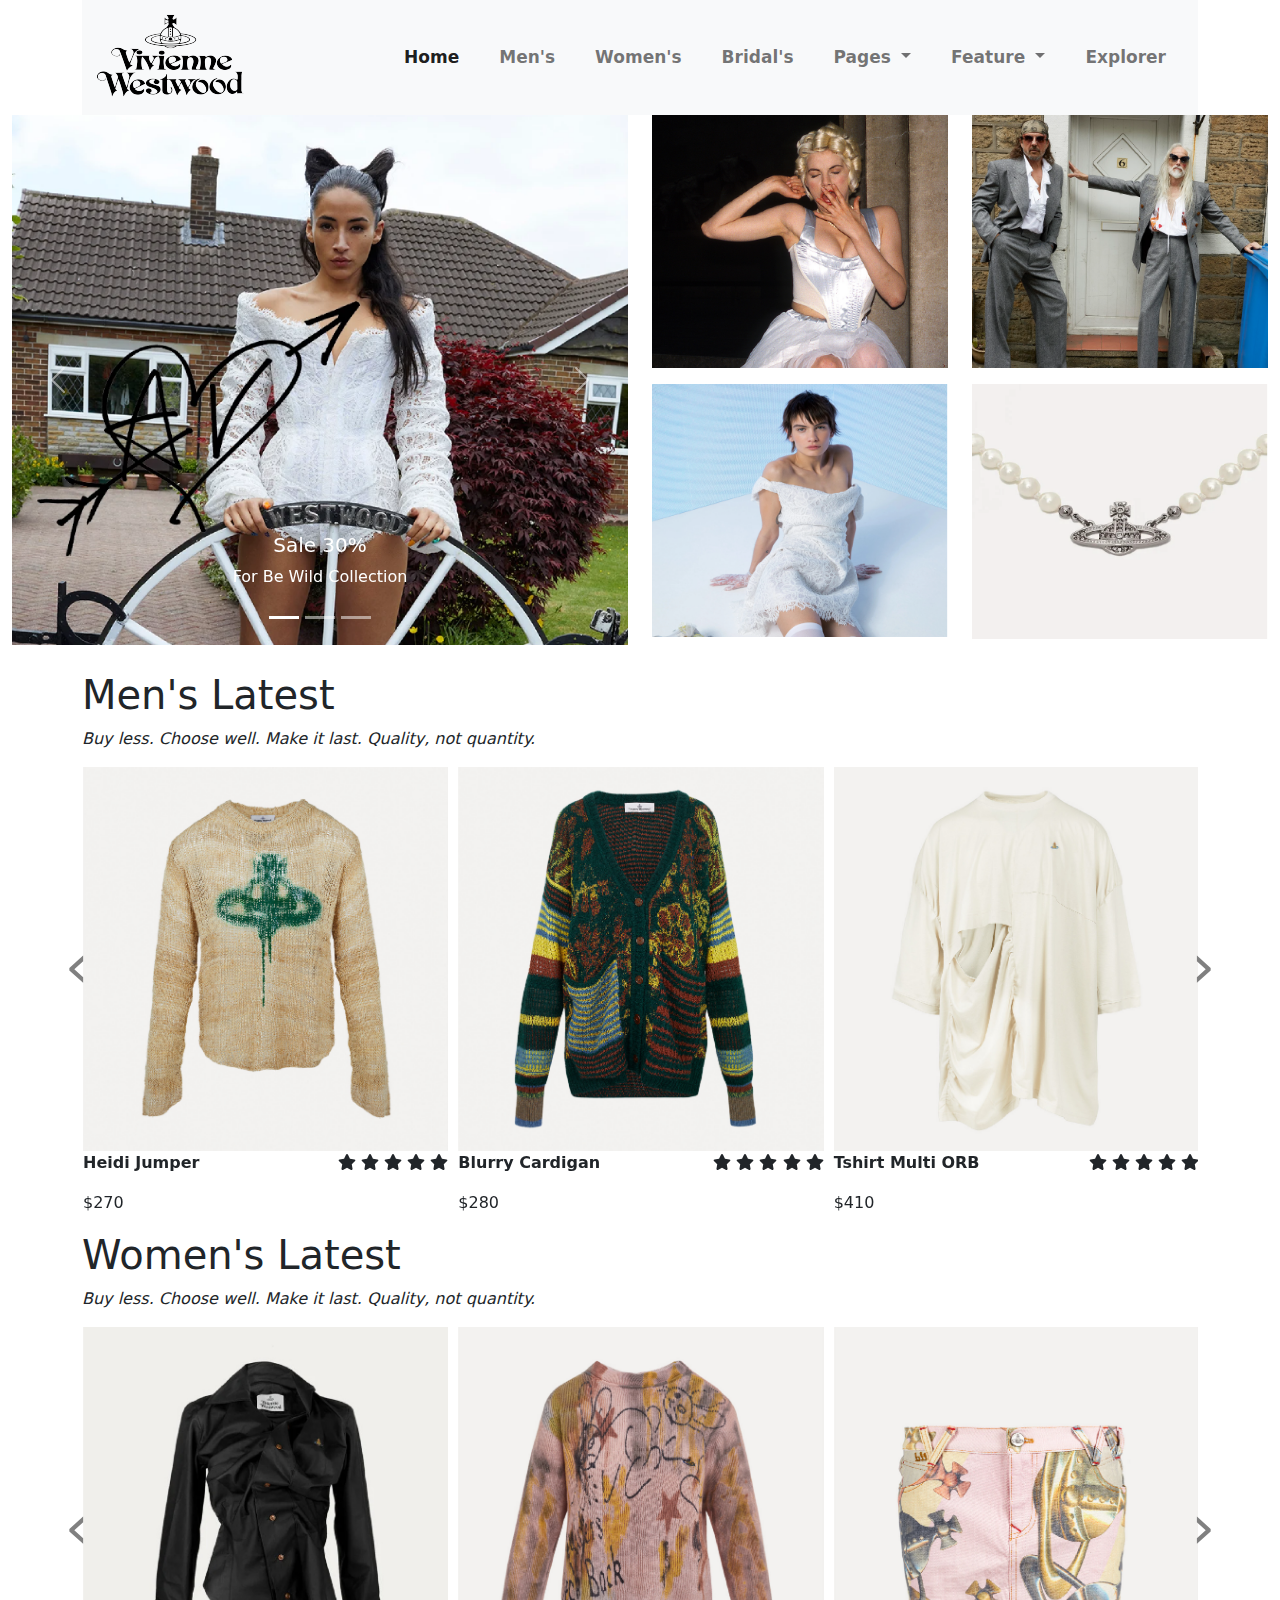
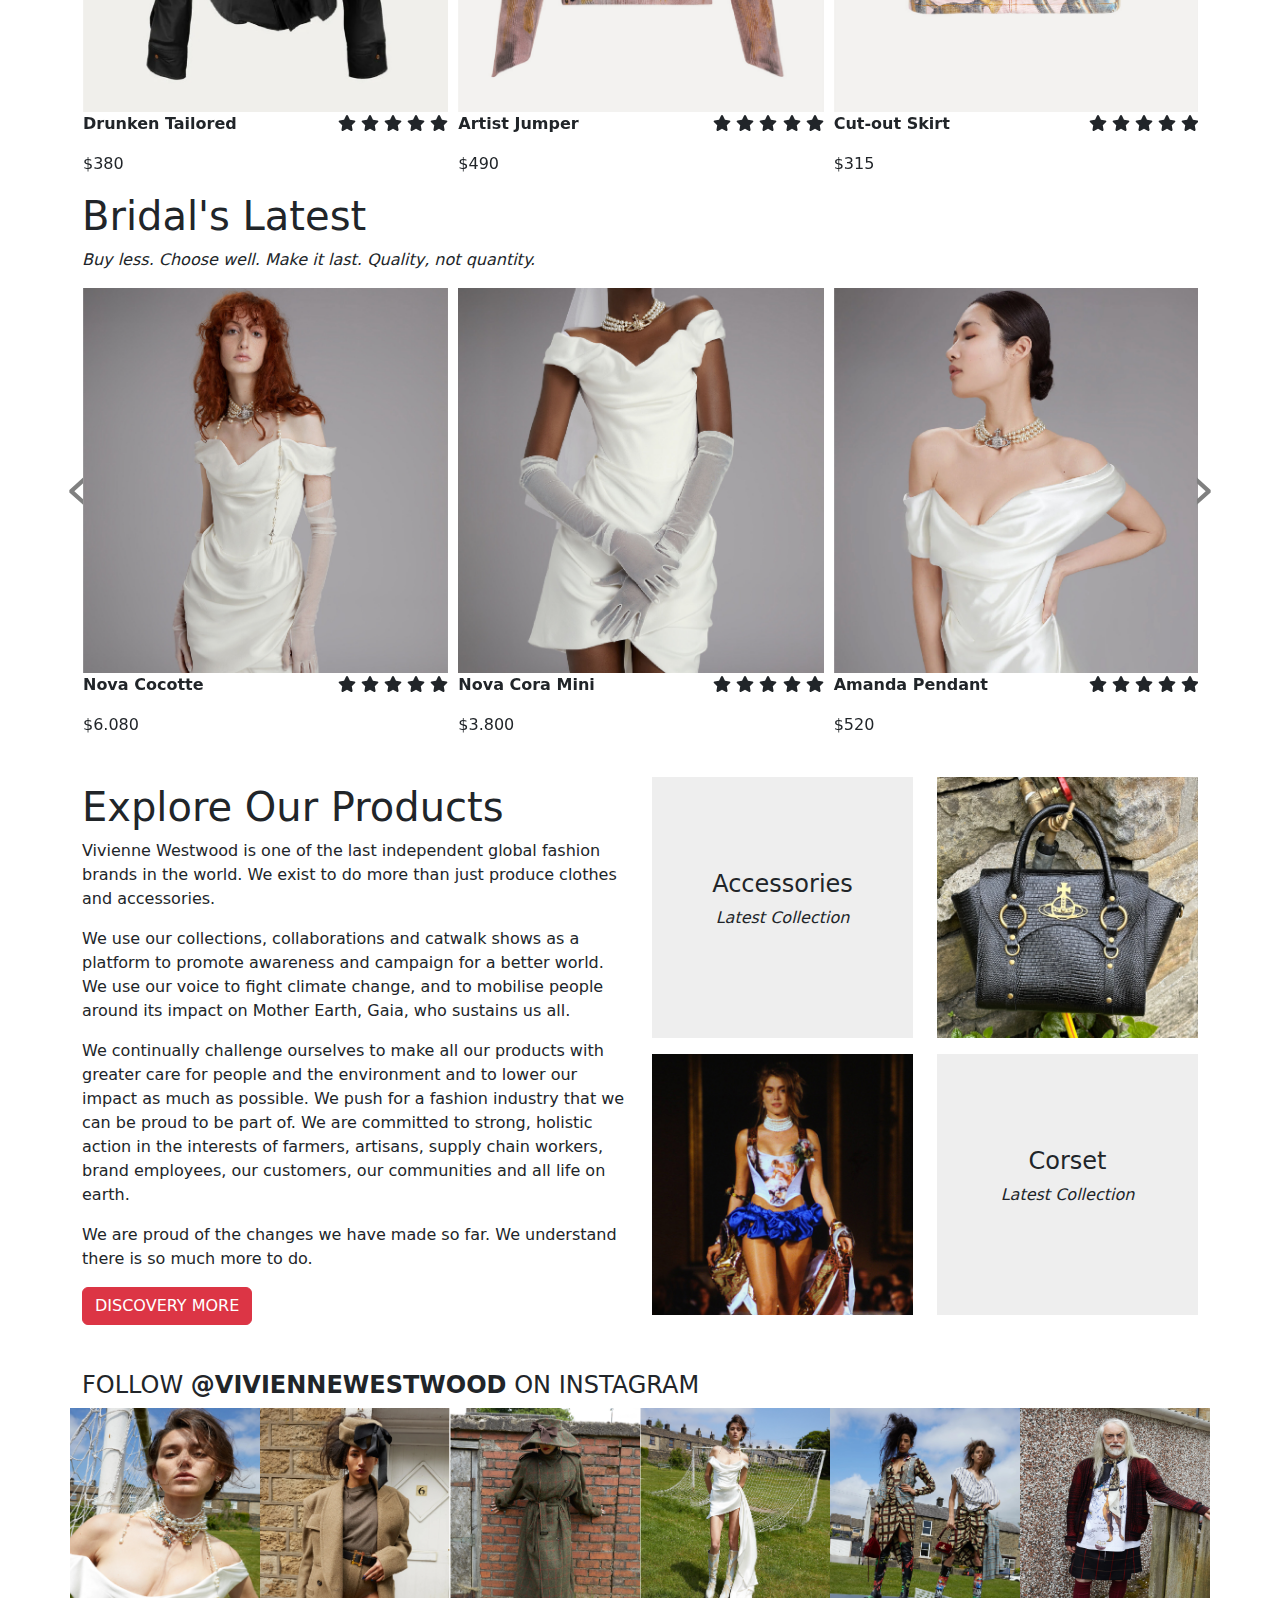
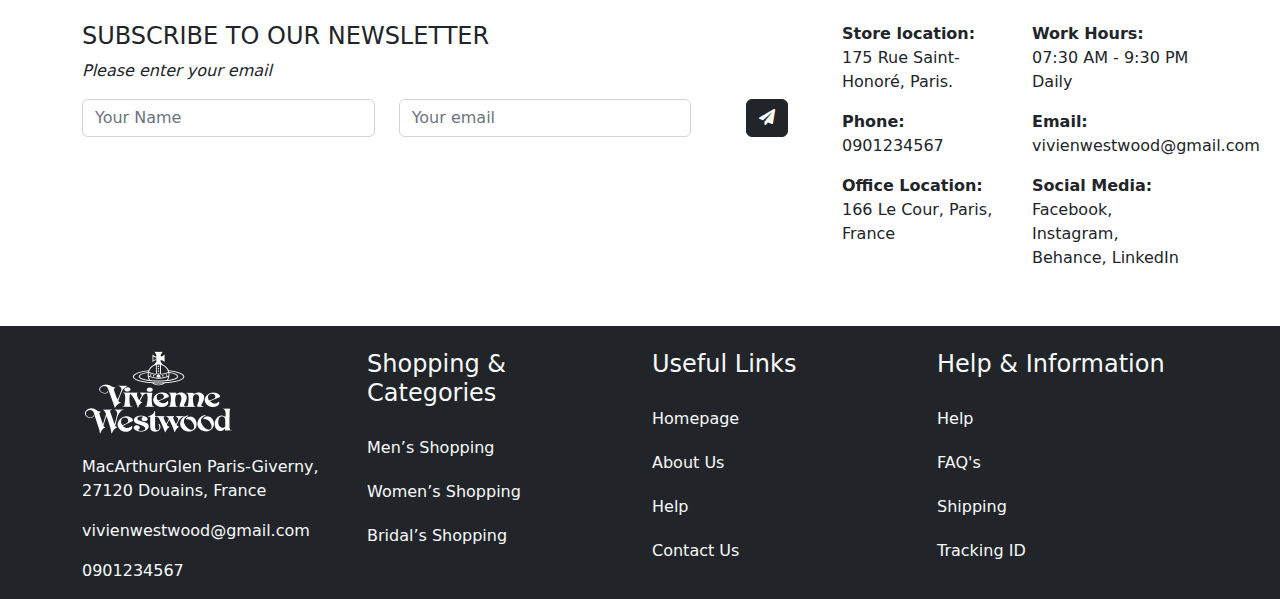
<file: index.html>
<!doctype html>
<html><!-- InstanceBegin template="/Templates/tam.dwt" codeOutsideHTMLIsLocked="false" -->
<head>
<meta charset="utf-8">
<meta name="viewport" content="width=device-width, initial-scale=1">
<!-- InstanceBeginEditable name="doctitle" -->
<title>hexa</title>
<!-- InstanceEndEditable -->
<link rel="stylesheet" href="css/all.min.css">
	<link rel="stylesheet" href="css/bootstrap.css">
	<link rel="stylesheet" href="css/style.css">
	<script src="js/bootstrap.bundle.min.js"></script>
	<link rel="icon" href="img/logo%20mini-01.jpg">
	<link rel="stylesheet" href="css/owl.carousel.css">
	<link rel="stylesheet" href="css/owl.theme.default.css">
<!-- InstanceBeginEditable name="head" -->
<!-- InstanceEndEditable -->
</head> 
<body>
	<div class="container">
	<nav class="navbar navbar-expand-lg bg-light">
  <div class="container">
    <a class="navbar-brand" href="home.html"><img src="img/logo-01-01.png"></a>
    <button class="navbar-toggler" type="button" data-bs-toggle="collapse" data-bs-target="#navbarSupportedContent" aria-controls="navbarSupportedContent" aria-expanded="false" aria-label="Toggle navigation">
      <span class="navbar-toggler-icon"></span>
    </button>
    <div class="collapse navbar-collapse" id="navbarSupportedContent">
      <ul class="navbar-nav ms-auto mb-2 mb-lg-0">
        <li class="nav-item">
          <a class="nav-link active" aria-current="page" href="index.html">Home</a>
        </li>
        <li class="nav-item">
          <a class="nav-link" href="men.html">Men's</a>
        </li>
		   <li class="nav-item">
          <a class="nav-link" href="women.html">Women's</a>
        </li>
		   <li class="nav-item">
          <a class="nav-link" href="#">Bridal's</a>
        </li>
        <li class="nav-item dropdown">
          <a class="nav-link dropdown-toggle" href="#" role="button" data-bs-toggle="dropdown" aria-expanded="false">
            Pages
          </a>
          <ul class="dropdown-menu">
            <li><a class="dropdown-item" href="#">About us</a></li>
            <li><a class="dropdown-item" href="#">Products</a></li>
            <li><a class="dropdown-item" href="#">Single product</a></li>
			  <li><a class="dropdown-item" href="#">Contact</a></li>
          </ul>
        </li>
		   <li class="nav-item dropdown">
          <a class="nav-link dropdown-toggle" href="#" role="button" data-bs-toggle="dropdown" aria-expanded="false">
           Feature
          </a>
          <ul class="dropdown-menu">
            <li><a class="dropdown-item" href="#">Feature 1</a></li>
            <li><a class="dropdown-item" href="#">Feature 2</a></li>
            <li><a class="dropdown-item" href="#">Feature 3</a></li>
			  <li><a class="dropdown-item" href="#">Feature 4</a></li>
          </ul>
        </li>
        <li class="nav-item">
          <a class="nav-link" href="explore.html">Explorer</a>
        </li>
      </ul>
    </div>
  </div>
</nav>
  </div>
	<!-- InstanceBeginEditable name="EditRegion1" -->
<main>
<section id="banner">
  <div class="container-fluid">
    <div class="row">
      <div class="col-lg-6 mb-3">
        <div id="carouselExampleCaptions" class="carousel slide" data-bs-ride="false">
          <div class="carousel-indicators">
            <button type="button" data-bs-target="#carouselExampleCaptions" data-bs-slide-to="0" class="active" aria-current="true" aria-label="Slide 1"></button>
            <button type="button" data-bs-target="#carouselExampleCaptions" data-bs-slide-to="1" aria-label="Slide 2"></button>
            <button type="button" data-bs-target="#carouselExampleCaptions" data-bs-slide-to="2" aria-label="Slide 3"></button>
          </div>
          <div class="carousel-inner">
            <div class="carousel-item active"> <img src="img/banner2.png" class="d-block w-100" alt="...">
              <div class="carousel-caption d-none d-md-block">
                <h5>Sale 30%</h5>
                <p>For Be Wild Collection</p>
              </div>
            </div>
            <div class="carousel-item"> <img src="img/banner1.png" class="d-block w-100" alt="...">
              <div class="carousel-caption d-none d-md-block">
                <h5>Freeship</h5>
                <p>For order over 100$</p>
              </div>
            </div>
            <div class="carousel-item"> <img src="img/banner3.png" class="d-block w-100" alt="...">
              <div class="carousel-caption d-none d-md-block">
                <h5>New collection</h5>
                <p>Polite Polish</p>
              </div>
            </div>
          </div>
          <button class="carousel-control-prev" type="button" data-bs-target="#carouselExampleCaptions" data-bs-slide="prev"> <span class="carousel-control-prev-icon" aria-hidden="true"></span> <span class="visually-hidden">Previous</span> </button>
          <button class="carousel-control-next" type="button" data-bs-target="#carouselExampleCaptions" data-bs-slide="next"> <span class="carousel-control-next-icon" aria-hidden="true"></span> <span class="visually-hidden">Next</span> </button>
        </div>
      </div>
      <div class="col-lg-6 mb-3">
        <div class="row">
          <div class="col-md-6 mb-3">
            <div class="banner-r"> <img src="img/banner-right2.png" alt="" class="img-fluid">
              <div class="cover">
                <h4>Women</h4>
                <p>Women's clothes made with love and passion</p>
                <button type="button" class="btn btn-outline-danger">DISCOVEY MORE</button>
              </div>
            </div>
          </div>
          <div class="col-md-6 mb-3">
            <div class="banner-r"> <img src="img/banner-right1.png" alt="" class="img-fluid">
              <div class="cover">
                <h4>Men </h4>
                <p>Men's clothes made with love and passion</p>
                <button type="button" class="btn btn-outline-danger">DISCOVEY MORE</button>
              </div>
            </div>
          </div>
          <div class="col-md-6 mb-3">
            <div class="banner-r"> <img src="img/banner-right3.png" alt="" class="img-fluid">
              <div class="cover">
                <h4>Bridal</h4>
                <p>Gorgeous in your wedding</p>
                <button type="button" class="btn btn-outline-danger">DISCOVEY MORE</button>
              </div>
            </div>
          </div>
          <div class="col-md-6 mb-3">
            <div class="banner-r"> <img src="img/banner-right4.png" alt="" class="img-fluid">
              <div class="cover">
                <h4>Gift</h4>
                <p>Hard to choose a gift? We here to help you!</p>
                <button type="button" class="btn btn-outline-danger">DISCOVEY MORE</button>
              </div>
            </div>
          </div>
        </div>
      </div>
    </div>
  </div>
</section>
<section id="men">
<div class="container">
<h1	class="text-dark">Men's Latest</h1>
<p><i>Buy less. Choose well. Make it last. Quality, not quantity.</i></p>
<div class="owl-carousel owl-theme" id="sp-men">
  <div class="item">
    <div class="hinh"> <img src="img/men2-01-01.jpg" alt="">
      <div class="icon">
		  <a href="#"><i class="fas fa-eye"></i></a>
		  <a href="#"><i class="fas fa-star"></i></a>
		  <a href="#"><i class="fas fa-shopping-cart"></i></a>
		</div>
    </div>
	  <p class="d-flex justify-content-between text-dark">
	  <b>Heidi Jumper</b><span><i class="fas fa-star"></i>
		  <i class="fas fa-star"></i>
		  <i class="fas fa-star"></i>
		  <i class="fas fa-star"></i>
		  <i class="fas fa-star"></i>
		  </span>
	  </p>
	  <p>$270</p>
  </div>
	<div class="item">
    <div class="hinh"> <img src="img/men1-01-01.jpg" alt="">
      <div class="icon">
		  <a href="#"><i class="fas fa-eye"></i></a>
		  <a href="#"><i class="fas fa-star"></i></a>
		  <a href="#"><i class="fas fa-shopping-cart"></i></a>
		</div>
    </div>
	  <p class="d-flex justify-content-between text-dark">
	  <b>Blurry Cardigan </b><span><i class="fas fa-star"></i>
		  <i class="fas fa-star"></i>
		  <i class="fas fa-star"></i>
		  <i class="fas fa-star"></i>
		  <i class="fas fa-star"></i>
		  </span>
	  </p>
	  <p>$280</p>
  </div>
	<div class="item">
    <div class="hinh"> <img src="img/men6-01.jpg" alt="">
      <div class="icon">
		  <a href="#"><i class="fas fa-eye"></i></a>
		  <a href="#"><i class="fas fa-star"></i></a>
		  <a href="#"><i class="fas fa-shopping-cart"></i></a>
		</div>
    </div>
	  <p class="d-flex justify-content-between text-dark">
	  <b>Tshirt Multi ORB</b><span><i class="fas fa-star"></i>
		  <i class="fas fa-star"></i>
		  <i class="fas fa-star"></i>
		  <i class="fas fa-star"></i>
		  <i class="fas fa-star"></i>
		  </span>
	  </p>
	  <p>$410</p>
  </div>
	<div class="item">
    <div class="hinh"> <img src="img/men3-01-01.jpg" alt="">
      <div class="icon">
		  <a href="#"><i class="fas fa-eye"></i></a>
		  <a href="#"><i class="fas fa-star"></i></a>
		  <a href="#"><i class="fas fa-shopping-cart"></i></a>
		</div>
    </div>
	  <p class="d-flex justify-content-between text-dark">
	  <b>Spray Classic ORB</b><span><i class="fas fa-star"></i>
		  <i class="fas fa-star"></i>
		  <i class="fas fa-star"></i>
		  <i class="fas fa-star"></i>
		  <i class="fas fa-star"></i>
		  </span>
	  </p>
	  <p>$205</p>
  </div>
	<div class="item">
    <div class="hinh"> <img src="img/men5-01.jpg" alt="">
      <div class="icon">
		  <a href="#"><i class="fas fa-eye"></i></a>
		  <a href="#"><i class="fas fa-star"></i></a>
		  <a href="#"><i class="fas fa-shopping-cart"></i></a>
		</div>
    </div>
	  <p class="d-flex justify-content-between text-dark">
	  <b>Team Jersey</b><span><i class="fas fa-star"></i>
		  <i class="fas fa-star"></i>
		  <i class="fas fa-star"></i>
		  <i class="fas fa-star"></i>
		  <i class="fas fa-star"></i>
		  </span>
	  </p>
	  <p>$235</p>
  </div>
</div>
	</div>
</section>
	<section id="women">
<div class="container">
<h1	class="text-dark">Women's Latest</h1>
<p><i>Buy less. Choose well. Make it last. Quality, not quantity.</i></p>
<div class="owl-carousel owl-theme" id="sp-women">
  <div class="item">
    <div class="hinh"> <img src="img/women1-01.jpg" alt="">
      <div class="icon">
		  <a href="#"><i class="fas fa-eye"></i></a>
		  <a href="#"><i class="fas fa-star"></i></a>
		  <a href="#"><i class="fas fa-shopping-cart"></i></a>
		</div>
    </div>
	  <p class="d-flex justify-content-between text-dark">
	  <b>Drunken Tailored</b><span><i class="fas fa-star"></i>
		  <i class="fas fa-star"></i>
		  <i class="fas fa-star"></i>
		  <i class="fas fa-star"></i>
		  <i class="fas fa-star"></i>
		  </span>
	  </p>
	  <p>$380</p>
  </div>
	<div class="item">
    <div class="hinh"> <img src="img/women2-01.jpg" alt="">
      <div class="icon">
		  <a href="#"><i class="fas fa-eye"></i></a>
		  <a href="#"><i class="fas fa-star"></i></a>
		  <a href="#"><i class="fas fa-shopping-cart"></i></a>
		</div>
    </div>
	  <p class="d-flex justify-content-between text-dark">
	  <b>Artist Jumper</b><span><i class="fas fa-star"></i>
		  <i class="fas fa-star"></i>
		  <i class="fas fa-star"></i>
		  <i class="fas fa-star"></i>
		  <i class="fas fa-star"></i>
		  </span>
	  </p>
	  <p>$490</p>
  </div>
	<div class="item">
    <div class="hinh"> <img src="img/women3-01.jpg" alt="">
      <div class="icon">
		  <a href="#"><i class="fas fa-eye"></i></a>
		  <a href="#"><i class="fas fa-star"></i></a>
		  <a href="#"><i class="fas fa-shopping-cart"></i></a>
		</div>
    </div>
	  <p class="d-flex justify-content-between text-dark">
	  <b>Cut-out Skirt</b><span><i class="fas fa-star"></i>
		  <i class="fas fa-star"></i>
		  <i class="fas fa-star"></i>
		  <i class="fas fa-star"></i>
		  <i class="fas fa-star"></i>
		  </span>
	  </p>
	  <p>$315</p>
  </div>
	<div class="item">
    <div class="hinh"> <img src="img/women4-01.jpg" alt="">
      <div class="icon">
		  <a href="#"><i class="fas fa-eye"></i></a>
		  <a href="#"><i class="fas fa-star"></i></a>
		  <a href="#"><i class="fas fa-shopping-cart"></i></a>
		</div>
    </div>
	  <p class="d-flex justify-content-between text-dark">
	  <b>Sunday Corset</b><span><i class="fas fa-star"></i>
		  <i class="fas fa-star"></i>
		  <i class="fas fa-star"></i>
		  <i class="fas fa-star"></i>
		  <i class="fas fa-star"></i>
		  </span>
	  </p>
	  <p>$1.280</p>
  </div>
	<div class="item">
    <div class="hinh"> <img src="img/women5-01.jpg" alt="">
      <div class="icon">
		  <a href="#"><i class="fas fa-eye"></i></a>
		  <a href="#"><i class="fas fa-star"></i></a>
		  <a href="#"><i class="fas fa-shopping-cart"></i></a>
		</div>
    </div>
	  <p class="d-flex justify-content-between text-dark">
	  <b>Drunken Shirt</b><span><i class="fas fa-star"></i>
		  <i class="fas fa-star"></i>
		  <i class="fas fa-star"></i>
		  <i class="fas fa-star"></i>
		  <i class="fas fa-star"></i>
		  </span>
	  </p>
	  <p>$450</p>
  </div>
</div>
	</div>
</section>
	<section id="kid">
<div class="container">
<h1	class="text-dark">Bridal's Latest</h1>
<p><i>Buy less. Choose well. Make it last. Quality, not quantity.</i></p>
<div class="owl-carousel owl-theme" id="sp-kid">
  <div class="item">
    <div class="hinh"> <img src="img/bridal3-01.jpg" alt="">
      <div class="icon">
		  <a href="#"><i class="fas fa-eye"></i></a>
		  <a href="#"><i class="fas fa-star"></i></a>
		  <a href="#"><i class="fas fa-shopping-cart"></i></a>
		</div>
    </div>
	  <p class="d-flex justify-content-between text-dark">
	  <b>Nova Cocotte</b><span><i class="fas fa-star"></i>
		  <i class="fas fa-star"></i>
		  <i class="fas fa-star"></i>
		  <i class="fas fa-star"></i>
		  <i class="fas fa-star"></i>
		  </span>
	  </p>
	  <p>$6.080</p>
  </div>
	<div class="item">
    <div class="hinh"> <img src="img/bridal5-01.jpg" alt="">
      <div class="icon">
		  <a href="#"><i class="fas fa-eye"></i></a>
		  <a href="#"><i class="fas fa-star"></i></a>
		  <a href="#"><i class="fas fa-shopping-cart"></i></a>
		</div>
    </div>
	  <p class="d-flex justify-content-between text-dark">
	  <b>Nova Cora Mini</b><span><i class="fas fa-star"></i>
		  <i class="fas fa-star"></i>
		  <i class="fas fa-star"></i>
		  <i class="fas fa-star"></i>
		  <i class="fas fa-star"></i>
		  </span>
	  </p>
	  <p>$3.800</p>
  </div>
	<div class="item">
    <div class="hinh"> <img src="img/bridal4-01.jpg" alt="">
      <div class="icon">
		  <a href="#"><i class="fas fa-eye"></i></a>
		  <a href="#"><i class="fas fa-star"></i></a>
		  <a href="#"><i class="fas fa-shopping-cart"></i></a>
		</div>
    </div>
	  <p class="d-flex justify-content-between text-dark">
	  <b>Amanda Pendant</b><span><i class="fas fa-star"></i>
		  <i class="fas fa-star"></i>
		  <i class="fas fa-star"></i>
		  <i class="fas fa-star"></i>
		  <i class="fas fa-star"></i>
		  </span>
	  </p>
	  <p>$520</p>
  </div>
	<div class="item">
    <div class="hinh"> <img src="img/bridal1-01.jpg" alt="">
      <div class="icon">
		  <a href="#"><i class="fas fa-eye"></i></a>
		  <a href="#"><i class="fas fa-star"></i></a>
		  <a href="#"><i class="fas fa-shopping-cart"></i></a>
		</div>
    </div>
	  <p class="d-flex justify-content-between text-dark">
	  <b>Love Brids Veil</b><span><i class="fas fa-star"></i>
		  <i class="fas fa-star"></i>
		  <i class="fas fa-star"></i>
		  <i class="fas fa-star"></i>
		  <i class="fas fa-star"></i>
		  </span>
	  </p>
	  <p>$1.925</p>
  </div>
	<div class="item">
    <div class="hinh"> <img src="img/bridal6.jpg" alt="">
      <div class="icon">
		  <a href="#"><i class="fas fa-eye"></i></a>
		  <a href="#"><i class="fas fa-star"></i></a>
		  <a href="#"><i class="fas fa-shopping-cart"></i></a>
		</div>
    </div>
	  <p class="d-flex justify-content-between text-dark">
	  <b>Classic Veil</b><span><i class="fas fa-star"></i>
		  <i class="fas fa-star"></i>
		  <i class="fas fa-star"></i>
		  <i class="fas fa-star"></i>
		  <i class="fas fa-star"></i>
		  </span>
	  </p>
	  <p>$550</p>
  </div>
</div>
	</div>
</section>
	<section id="product">
		<div class="container py-4">
		<div class="row d-flex align-items-center">
			<div class="col-xl-6 mb-3">
				<h1 class="text-dark">Explore Our Products</h1>
				<p>Vivienne Westwood is one of the last independent global fashion brands in the world. We exist to do more than just produce clothes and accessories.</p>
				<p>We use our collections, collaborations and catwalk shows as a platform to promote awareness and campaign for a better world. We use our voice to fight climate change, and to mobilise people around its impact on Mother Earth, Gaia, who sustains us all.</p>
				<p>We continually challenge ourselves to make all our products with greater care for people and the environment and to lower our impact as much as possible. We push for a fashion industry that we can be proud to be part of. We are committed to strong, holistic action in the interests of farmers, artisans, supply chain workers, brand employees, our customers, our communities and all life on earth. </p>
				<p>We are proud of the changes we have made so far. We understand there is so much more to do.</p>
				<button type="button" class="btn btn-danger">DISCOVERY MORE</button>
			</div>
			<div class="col-xl-6 mb-3">
				<div class="row">
			<div class="col-lg-6 mb-3">
				<div class="explore">
				<h4 class="text-dark">Accessories</h4>
					<p><i>Latest Collection</i></p>
				</div>
				</div>
				<div class="col-lg-6 mb-3">
				<img src="img/gt.jpg" alt="" class="img-fluid">
					
				</div>
					</div>
				<div class="row">
				<div class="col-lg-6 mb-3">
					<img src="img/gt1.jpg" alt="" class="img-fluid">
					</div>
					<div class="col-lg-6 mb-3">
				<div class="explore">
				<h4 class="text-dark">Corset</h4>
					<p><i>Latest Collection</i></p>
				</div>
				</div>
				</div>
			</div>
			</div>
			
		</div>
	
	</section>
	<section id="media">
		<div class="container" py-4>
		<h4 class="text-den">FOLLOW <b>@VIVIENNEWESTWOOD</b> ON INSTAGRAM</h4>
			<div class="row">
			<div class="col-2 p-0">
				<div class="sp">
				<img src="img/ig.jpg" alt="" class="img-fluid">
					<div class="hinh-cover">
					<p>Fashion</p>
						<a href="#"><i class="fab fa-instagram-square"></i></a>
					</div>
				</div>
				</div>
				<div class="col-2 p-0">
				<div class="sp">
				<img src="img/ig1.jpg" alt="" class="img-fluid">
					<div class="hinh-cover">
					<p>Fashion</p>
						<a href="#"><i class="fab fa-instagram-square"></i></a>
					</div>
				</div>
				</div>
				<div class="col-2 p-0">
				<div class="sp">
				<img src="img/ig2.jpg" alt="" class="img-fluid">
					<div class="hinh-cover">
					<p>Fashion</p>
						<a href="#"><i class="fab fa-instagram-square"></i></a>
					</div>
				</div>
				</div>
				<div class="col-2 p-0">
				<div class="sp">
				<img src="img/ig3.jpg" alt="" class="img-fluid">
					<div class="hinh-cover">
					<p>Fashion</p>
						<a href="#"><i class="fab fa-instagram-square"></i></a>
					</div>
				</div>
				</div>
				<div class="col-2 p-0">
				<div class="sp">
				<img src="img/ig4.jpg" alt="" class="img-fluid">
					<div class="hinh-cover">
					<p>Fashion</p>
						<a href="#"><i class="fab fa-instagram-square"></i></a>
					</div>
				</div>
				</div>
				<div class="col-2 p-0">
				<div class="sp">
				<img src="img/ig5.jpg" alt="" class="img-fluid">
					<div class="hinh-cover">
					<p>Fashion</p>
						<a href="#"><i class="fab fa-instagram-square"></i></a>
					</div>
				</div>
				</div>
			</div>
		</div>
	
	</section>
	<section id="contact">
	<div class="container py-4">
		<div class="row">
		<div class="col-lg-8 mb-3">
			<h4 class="text-dark">SUBSCRIBE TO OUR NEWSLETTER</h4>
			<p><i>Please enter your email</i></p>
			<form>
			<div class="row">
				<div class="col-lg-5 mb-3">
				<input type="text" placeholder="Your Name" class="form-control">
					
				</div>
				<div class="col-lg-5 mb-3">
				<input type="email" placeholder="Your email" class="form-control">
					
				</div>
				<div class="col-lg-2 mb-3 d-flex justify-content-center align-items-center">
					<button type="submit" class="btn btn-dark"><i class="fas fa-paper-plane"></i></button>
				</div>
				
				</div>
			</form>
			</div>
			<div class="col-lg-4 mb-3">
			<div class="row">
				<div class="col-6"><b class="text-dark">Store location:</b>
					<p>175 Rue Saint-Honoré, Paris.</p>
				
				</div>
				<div class="col-6"><b class="text-dark">Work Hours:</b>
					<p>07:30 AM - 9:30 PM
					Daily</p>
				
				</div>
				<div class="col-6"><b class="text-dark">Phone:</b>
					<p>0901234567</p>
				
				</div>
				<div class="col-6"><b class="text-dark">Email:</b>
					<p>vivienwestwood@gmail.com</p>
				
				</div>
				<div class="col-6"><b class="text-dark">Office Location:</b>
					<p> 166 Le Cour, Paris, France</p>
				
				</div>
				<div class="col-6"><b class="text-dark">Social Media:</b>
					<p>Facebook, Instagram, Behance, LinkedIn</p>
				
				</div>
				</div>
				<div class="row">
				
				</div>
			</div>
		</div>
		</div>
	
	</section>
	
</main>
<!-- InstanceEndEditable -->
<footer class="bg-dark text-light pt-4">
  <div class="container">
	<div class="row">
	<div class="col-lg-3">
		<a href="#"><img src="img/logo-white.png"></a>
		<p class="pt-3">MacArthurGlen Paris-Giverny, 27120 Douains, France</p>
		<p>vivienwestwood@gmail.com</p>
		<p>0901234567</p>
		</div>	
		<div class="col-lg-3">
			<h4>Shopping &amp; Categories</h4>
		<ul class="navbar-nav">
			<li class="nav-item"><a href="#" class="nav-link"></a>Men’s Shopping</li>
			<li class="nav-item"><a href="#" class="nav-link"></a>Women’s Shopping</li>
			<li class="nav-item"><a href="#" class="nav-link"></a>Bridal’s Shopping</li>
		</ul>	
		</div>
		<div class="col-lg-3">
			<h4>Useful Links</h4>
		<ul class="navbar-nav">
			<li class="nav-item"><a href="#" class="nav-link"></a>Homepage</li>
			<li class="nav-item"><a href="#" class="nav-link"></a>About Us</li>
			<li class="nav-item"><a href="#" class="nav-link"></a>Help</li>
			<li class="nav-item"><a href="#" class="nav-link"></a>Contact Us</li>
		</ul>	
		</div>
		<div class="col-lg-3">
			<h4>Help &amp; Information</h4>
		<ul class="navbar-nav">
			<li class="nav-item"><a href="#" class="nav-link"></a>Help</li>
			<li class="nav-item"><a href="#" class="nav-link"></a>FAQ's</li>
			<li class="nav-item"><a href="#" class="nav-link"></a>Shipping</li>
			<li class="nav-item"><a href="#" class="nav-link"></a>Tracking ID</li>
		</ul>	
		</div>
		</div>
	</div>	
	</footer>
	<script src="js/jquery-3.6.0.min.js"></script>
	<script src="js/owl.carousel.js"></script>
	<script src="js/control.js"></script>
</body>
<!-- InstanceEnd --></html>
</file>
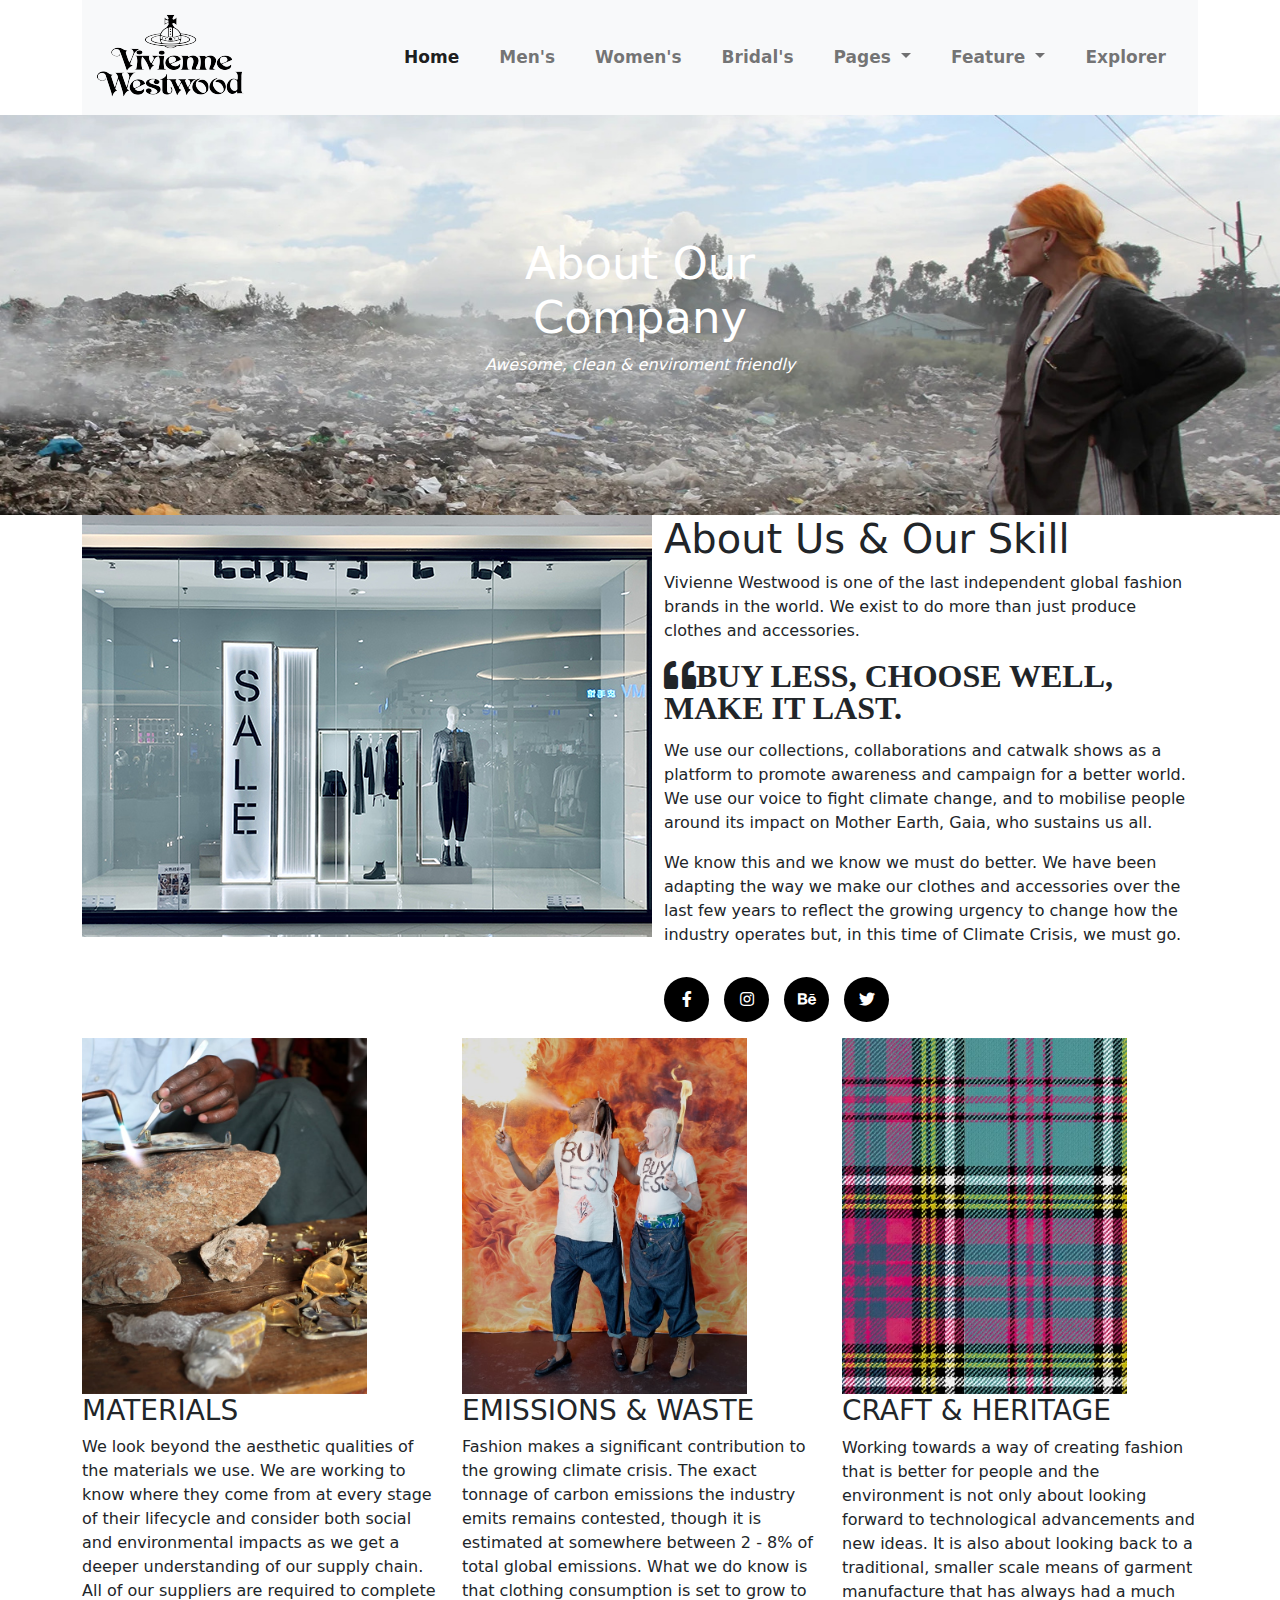
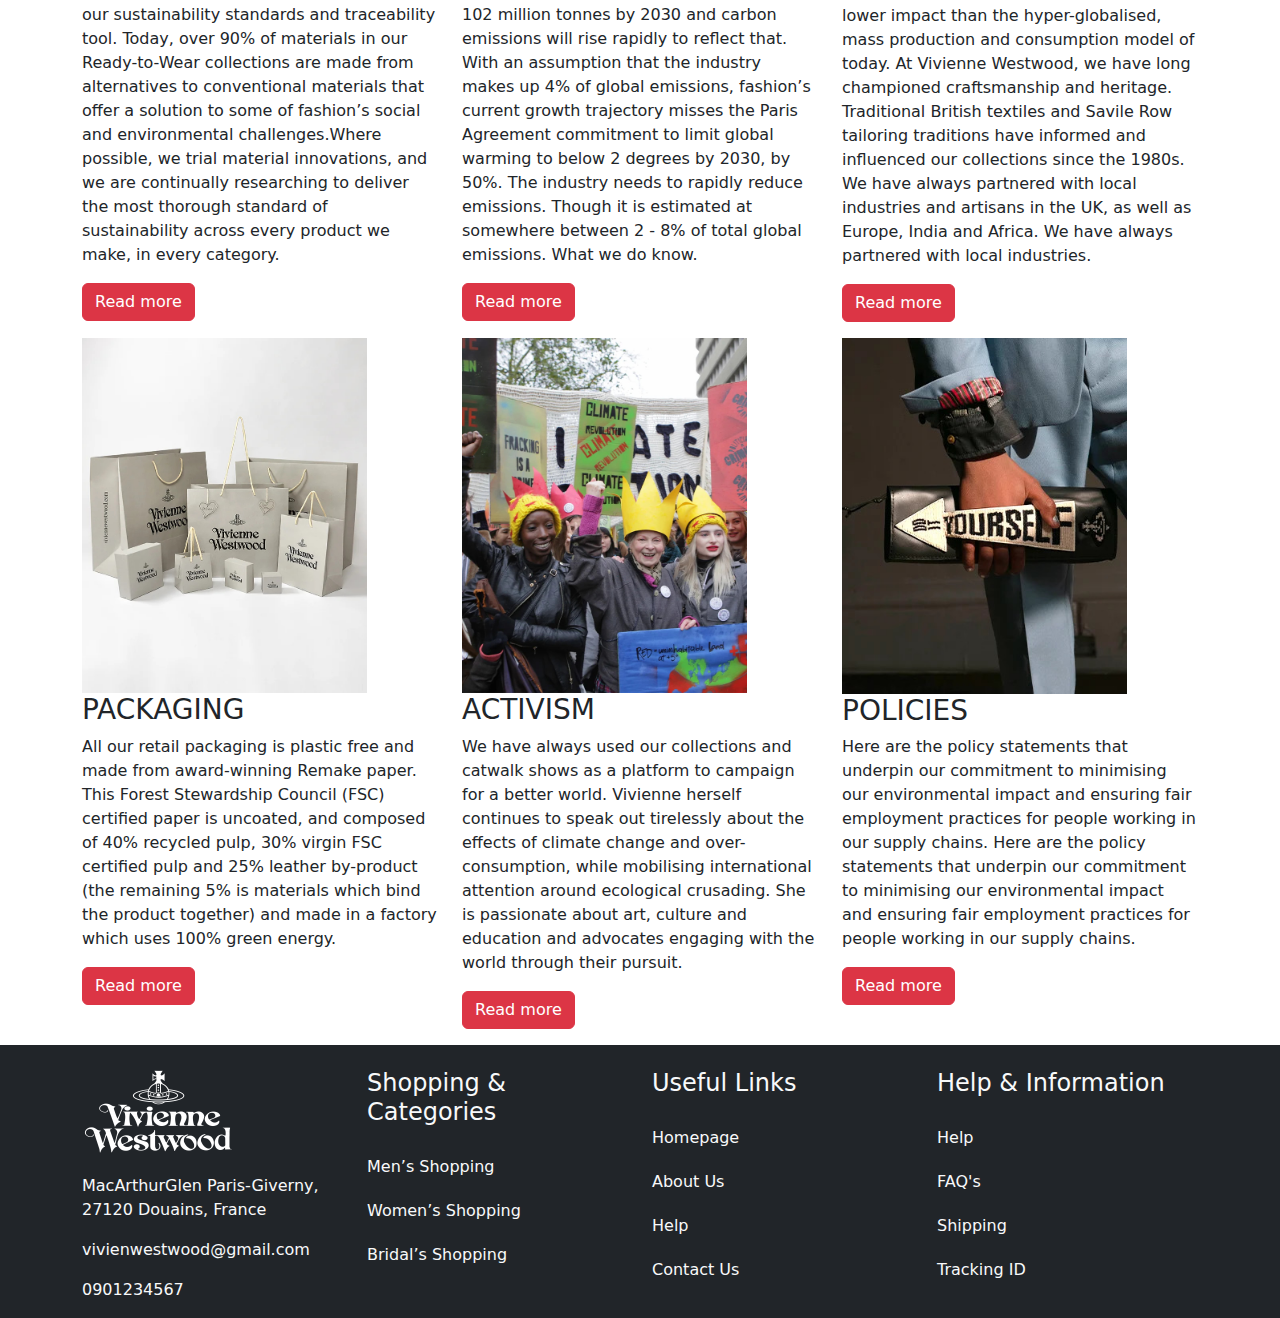
<file: explore.html>
<!doctype html>
<html><!-- InstanceBegin template="/Templates/tam.dwt" codeOutsideHTMLIsLocked="false" -->
<head>
<meta charset="utf-8">
<meta name="viewport" content="width=device-width, initial-scale=1">
<!-- InstanceBeginEditable name="doctitle" -->
<title>hexa</title>
<!-- InstanceEndEditable -->
<link rel="stylesheet" href="css/all.min.css">
	<link rel="stylesheet" href="css/bootstrap.css">
	<link rel="stylesheet" href="css/style.css">
	<script src="js/bootstrap.bundle.min.js"></script>
	<link rel="icon" href="img/logo%20mini-01.jpg">
	<link rel="stylesheet" href="css/owl.carousel.css">
	<link rel="stylesheet" href="css/owl.theme.default.css">
<!-- InstanceBeginEditable name="head" -->
<!-- InstanceEndEditable -->
</head> 
<body>
	<div class="container">
	<nav class="navbar navbar-expand-lg bg-light">
  <div class="container">
    <a class="navbar-brand" href="home.html"><img src="img/logo-01-01.png"></a>
    <button class="navbar-toggler" type="button" data-bs-toggle="collapse" data-bs-target="#navbarSupportedContent" aria-controls="navbarSupportedContent" aria-expanded="false" aria-label="Toggle navigation">
      <span class="navbar-toggler-icon"></span>
    </button>
    <div class="collapse navbar-collapse" id="navbarSupportedContent">
      <ul class="navbar-nav ms-auto mb-2 mb-lg-0">
        <li class="nav-item">
          <a class="nav-link active" aria-current="page" href="index.html">Home</a>
        </li>
        <li class="nav-item">
          <a class="nav-link" href="men.html">Men's</a>
        </li>
		   <li class="nav-item">
          <a class="nav-link" href="women.html">Women's</a>
        </li>
		   <li class="nav-item">
          <a class="nav-link" href="#">Bridal's</a>
        </li>
        <li class="nav-item dropdown">
          <a class="nav-link dropdown-toggle" href="#" role="button" data-bs-toggle="dropdown" aria-expanded="false">
            Pages
          </a>
          <ul class="dropdown-menu">
            <li><a class="dropdown-item" href="#">About us</a></li>
            <li><a class="dropdown-item" href="#">Products</a></li>
            <li><a class="dropdown-item" href="#">Single product</a></li>
			  <li><a class="dropdown-item" href="#">Contact</a></li>
          </ul>
        </li>
		   <li class="nav-item dropdown">
          <a class="nav-link dropdown-toggle" href="#" role="button" data-bs-toggle="dropdown" aria-expanded="false">
           Feature
          </a>
          <ul class="dropdown-menu">
            <li><a class="dropdown-item" href="#">Feature 1</a></li>
            <li><a class="dropdown-item" href="#">Feature 2</a></li>
            <li><a class="dropdown-item" href="#">Feature 3</a></li>
			  <li><a class="dropdown-item" href="#">Feature 4</a></li>
          </ul>
        </li>
        <li class="nav-item">
          <a class="nav-link" href="explore.html">Explorer</a>
        </li>
      </ul>
    </div>
  </div>
</nav>
  </div>
	<!-- InstanceBeginEditable name="EditRegion1" -->
	<main>
	<section id="page-header">
		<div class="caption">
		<h1>About Our Company</h1>
			<p><i>Awesome, clean & enviroment friendly</i></p>
		</div>
		</section>
		<section id="about">
		<div class="container">
			<div class="row">
			<div class="col-lg-6 mb-3">
				<img src="img/about-left-image.jpg" alt="">
				</div>
				<div class="col-lg-6 mb-3 ps-4">
				<h1>About Us & Our Skill</h1>
					<p>Vivienne Westwood is one of the last independent global fashion brands in the world. We exist to do more than just produce clothes and accessories. </p>
					<p class="d-flex align-items-center"><i class="fas fa-quote-left fa-2x text-dark me-3">BUY LESS, CHOOSE WELL, MAKE IT LAST.</i></p>
					<p>We use our collections, collaborations and catwalk shows as a platform to promote awareness and campaign for a better world. We use our voice to fight climate change, and to mobilise people around its impact on Mother Earth, Gaia, who sustains us all. </p>
					<p>We know this and we know we must do better. We have been adapting the way we make our clothes and accessories over the last few years to reflect the growing urgency to change how the industry operates but, in this time of Climate Crisis, we must go.</p>
					<div class="border-bot"></div>
					<div class="social">
						<div class="box"><a href="#"><i class="fab fa-facebook-f"></i></a></div>
						<div class="box"><a href="#"><i class="fab fa-instagram"></i></a></div>
						<div class="box"><a href="#"><i class="fab fa-behance"></i></a></div>
						<div class="box"><a href="#"><i class="fab fa-twitter"></i></a></div>
				</div>
			
			
			</div>
			</div>
			</div>
			<section id="intro">
			<div class="container">
				<div class="row">
				<div class="col-lg-4 mb-3">
				<img src="img/material.jpg" alt="">
					<h3>MATERIALS</h3>
					<p>We look beyond the aesthetic qualities of the materials we use. We are working to know where they come from at every stage of their lifecycle and consider both social and environmental impacts as we get a deeper understanding of our supply chain. All of our suppliers are required to complete our sustainability standards and traceability tool. Today, over 90% of materials in our Ready-to-Wear collections are made from alternatives to conventional materials that offer a solution to some of fashion’s social and environmental challenges.Where possible, we trial material innovations, and we are continually researching to deliver the most thorough standard of sustainability across every product we make, in every category.</p>
					<button type="button" class="btn btn-danger">Read more</button>
				</div>
				<div class="col-lg-4 mb-3">
				<img src="img/waste.jpg" alt="">
					<h3>EMISSIONS & WASTE</h3>
					<p>Fashion makes a significant contribution to the growing climate crisis. The exact tonnage of carbon emissions the industry emits remains contested, though it is estimated at somewhere between 2 - 8% of total global emissions. What we do know is that clothing consumption is set to grow to 102 million tonnes by 2030 and carbon emissions will rise rapidly to reflect that. With an assumption that the industry makes up 4% of global emissions, fashion’s current growth trajectory misses the Paris Agreement commitment to limit global warming to below 2 degrees by 2030, by 50%. The industry needs to rapidly reduce emissions. Though it is estimated at somewhere between 2 - 8% of total global emissions. What we do know.</p>
					<button type="button" class="btn btn-danger">Read more</button>
				</div>
				<div class="col-lg-4 mb-3">
				<img src="img/craft.jpg" alt="">
					<h3>CRAFT & HERITAGE</h3>
					<p>Working towards a way of creating fashion that is better for people and the environment is not only about looking forward to technological advancements and new ideas. It is also about looking back to a traditional, smaller scale means of garment manufacture that has always had a much lower impact than the hyper-globalised, mass production and consumption model of today. At Vivienne Westwood, we have long championed craftsmanship and heritage. Traditional British textiles and Savile Row tailoring traditions have informed and influenced our collections since the 1980s. We have always partnered with local industries and artisans in the UK, as well as Europe, India and Africa. We have always partnered with local industries.</p>
					<button type="button" class="btn btn-danger">Read more</button>
				</div>
				</div>
				</div>
			</section>
			<section id="slogan">
			<div class="container">
				<div class="row">
				<div class="col-lg-4 mb-3">
				<img src="img/packaging.jpg" alt="">
					<h3>PACKAGING</h3>
					<p>All our retail packaging is plastic free and made from award-winning Remake paper. This Forest Stewardship Council (FSC) certified paper is uncoated, and composed of 40% recycled pulp, 30% virgin FSC certified pulp and 25% leather by-product (the remaining 5% is materials which bind the product together) and made in a factory which uses 100% green energy.</p>
					<button type="button" class="btn btn-danger">Read more</button>
				</div>
				<div class="col-lg-4 mb-3">
				<img src="img/activiti.jpg" alt="">
					<h3>ACTIVISM</h3>
					<p>We have always used our collections and catwalk shows as a platform to campaign for a better world. Vivienne herself continues to speak out tirelessly about the effects of climate change and over-consumption, while mobilising international attention around ecological crusading. She is passionate about art, culture and education and advocates engaging with the world through their pursuit.</p>
					<button type="button" class="btn btn-danger">Read more</button>
				</div>
				<div class="col-lg-4 mb-3">
				<img src="img/policies.jpg" alt="">
					<h3>POLICIES</h3>
					<p>Here are the policy statements that underpin our commitment to minimising our environmental impact and ensuring fair employment practices for people working in our supply chains. Here are the policy statements that underpin our commitment to minimising our environmental impact and ensuring fair employment practices for people working in our supply chains.</p>
					<button type="button" class="btn btn-danger">Read more</button>
				</div>
				</div>
				</div>
			</section>
		</section>
		<section id="service">
		</section>
	</main>
	<!-- InstanceEndEditable -->
<footer class="bg-dark text-light pt-4">
  <div class="container">
	<div class="row">
	<div class="col-lg-3">
		<a href="#"><img src="img/logo-white.png"></a>
		<p class="pt-3">MacArthurGlen Paris-Giverny, 27120 Douains, France</p>
		<p>vivienwestwood@gmail.com</p>
		<p>0901234567</p>
		</div>	
		<div class="col-lg-3">
			<h4>Shopping &amp; Categories</h4>
		<ul class="navbar-nav">
			<li class="nav-item"><a href="#" class="nav-link"></a>Men’s Shopping</li>
			<li class="nav-item"><a href="#" class="nav-link"></a>Women’s Shopping</li>
			<li class="nav-item"><a href="#" class="nav-link"></a>Bridal’s Shopping</li>
		</ul>	
		</div>
		<div class="col-lg-3">
			<h4>Useful Links</h4>
		<ul class="navbar-nav">
			<li class="nav-item"><a href="#" class="nav-link"></a>Homepage</li>
			<li class="nav-item"><a href="#" class="nav-link"></a>About Us</li>
			<li class="nav-item"><a href="#" class="nav-link"></a>Help</li>
			<li class="nav-item"><a href="#" class="nav-link"></a>Contact Us</li>
		</ul>	
		</div>
		<div class="col-lg-3">
			<h4>Help &amp; Information</h4>
		<ul class="navbar-nav">
			<li class="nav-item"><a href="#" class="nav-link"></a>Help</li>
			<li class="nav-item"><a href="#" class="nav-link"></a>FAQ's</li>
			<li class="nav-item"><a href="#" class="nav-link"></a>Shipping</li>
			<li class="nav-item"><a href="#" class="nav-link"></a>Tracking ID</li>
		</ul>	
		</div>
		</div>
	</div>	
	</footer>
	<script src="js/jquery-3.6.0.min.js"></script>
	<script src="js/owl.carousel.js"></script>
	<script src="js/control.js"></script>
</body>
<!-- InstanceEnd --></html>
</file>
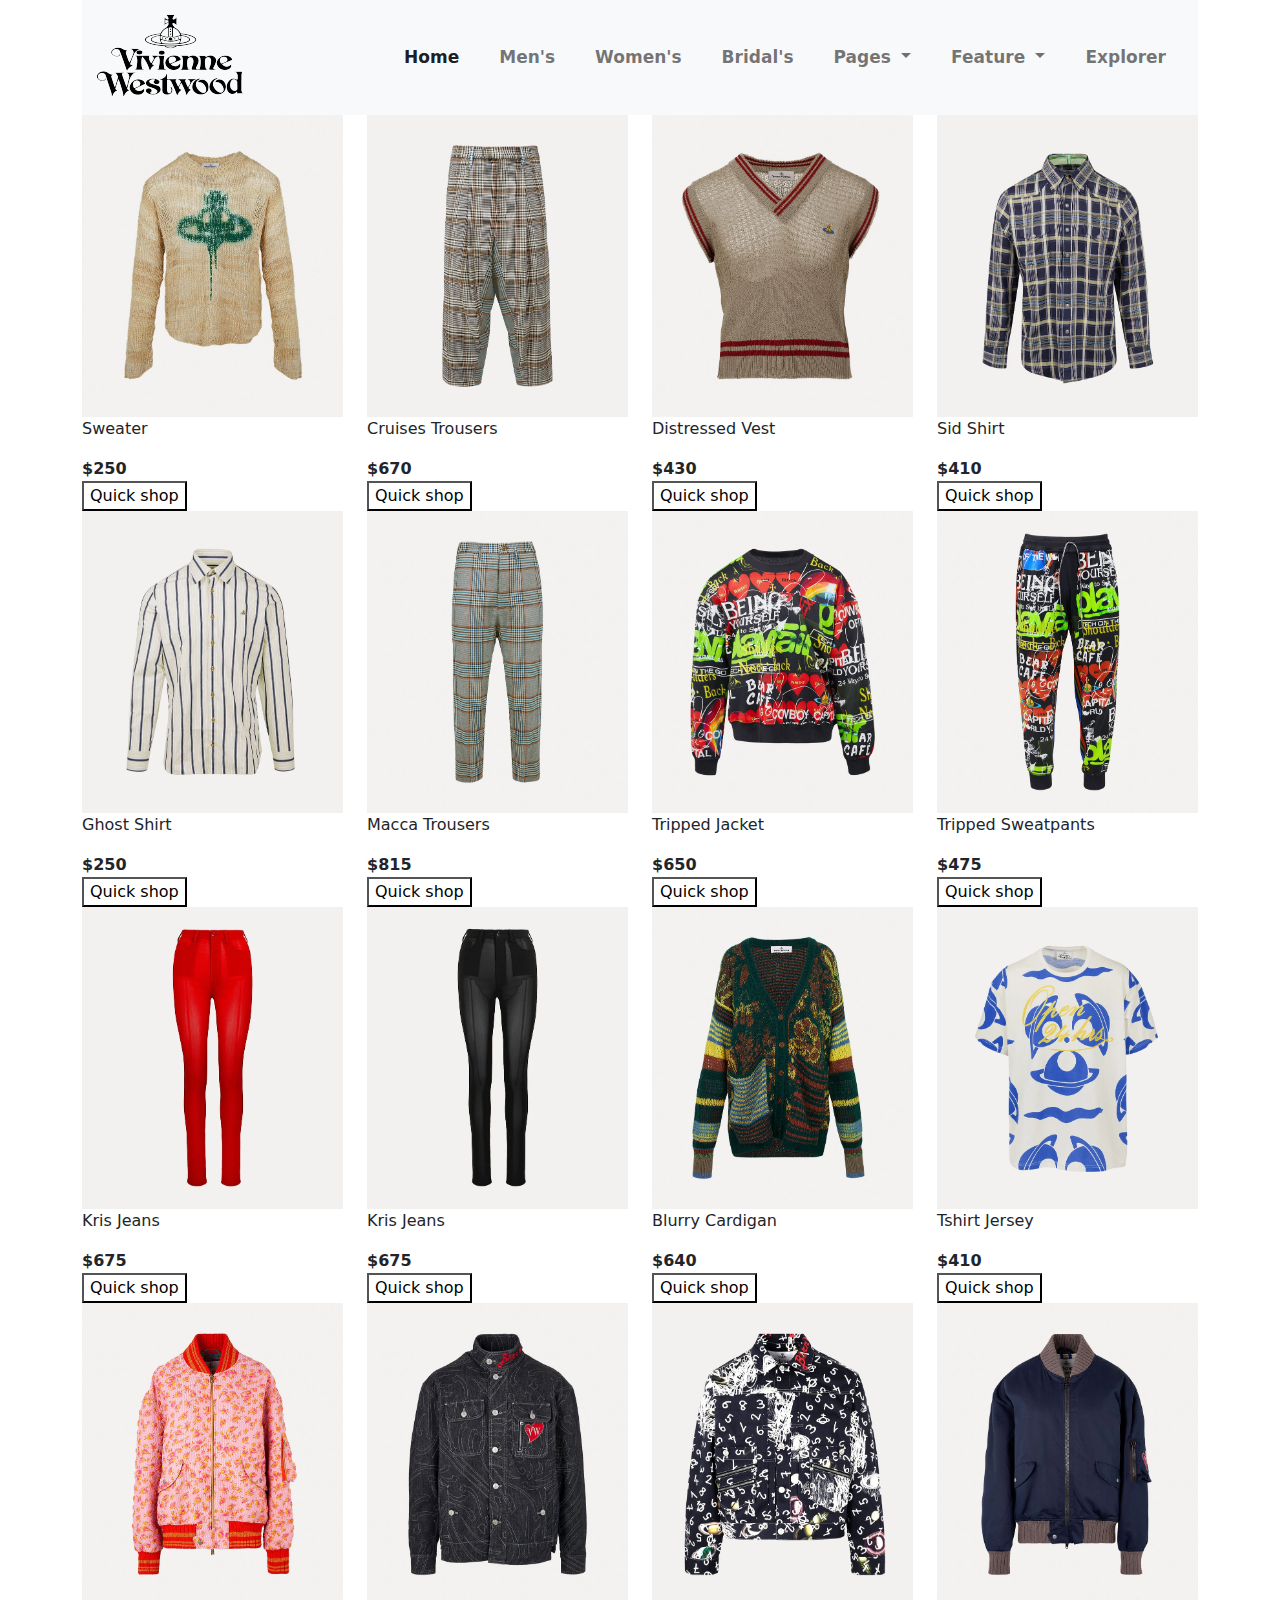
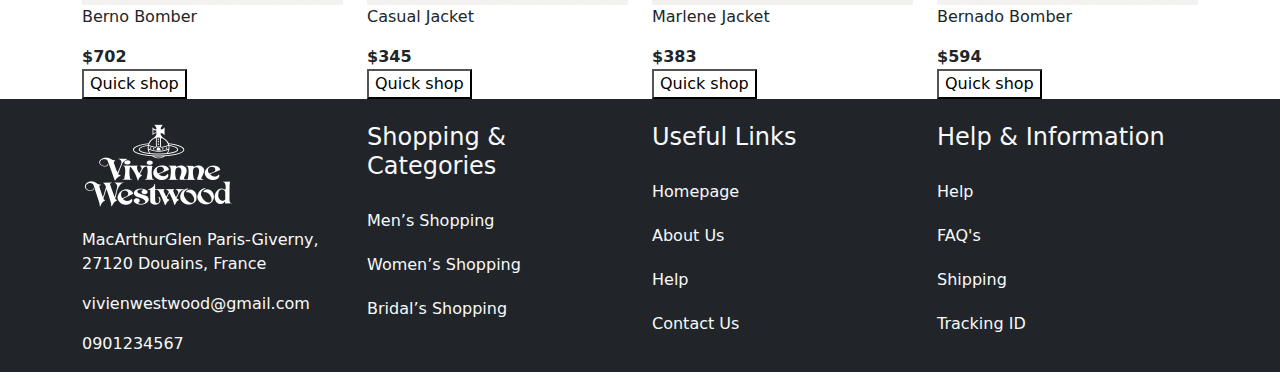
<file: men.html>
<!doctype html>
<html><!-- InstanceBegin template="/Templates/tam.dwt" codeOutsideHTMLIsLocked="false" -->
<head>
<meta charset="utf-8">
<meta name="viewport" content="width=device-width, initial-scale=1">
<!-- InstanceBeginEditable name="doctitle" -->
<title>hexa</title>
<!-- InstanceEndEditable -->
<link rel="stylesheet" href="css/all.min.css">
	<link rel="stylesheet" href="css/bootstrap.css">
	<link rel="stylesheet" href="css/style.css">
	<script src="js/bootstrap.bundle.min.js"></script>
	<link rel="icon" href="img/logo%20mini-01.jpg">
	<link rel="stylesheet" href="css/owl.carousel.css">
	<link rel="stylesheet" href="css/owl.theme.default.css">
<!-- InstanceBeginEditable name="head" -->
<!-- InstanceEndEditable -->
</head> 
<body>
	<div class="container">
	<nav class="navbar navbar-expand-lg bg-light">
  <div class="container">
    <a class="navbar-brand" href="home.html"><img src="img/logo-01-01.png"></a>
    <button class="navbar-toggler" type="button" data-bs-toggle="collapse" data-bs-target="#navbarSupportedContent" aria-controls="navbarSupportedContent" aria-expanded="false" aria-label="Toggle navigation">
      <span class="navbar-toggler-icon"></span>
    </button>
    <div class="collapse navbar-collapse" id="navbarSupportedContent">
      <ul class="navbar-nav ms-auto mb-2 mb-lg-0">
        <li class="nav-item">
          <a class="nav-link active" aria-current="page" href="index.html">Home</a>
        </li>
        <li class="nav-item">
          <a class="nav-link" href="men.html">Men's</a>
        </li>
		   <li class="nav-item">
          <a class="nav-link" href="women.html">Women's</a>
        </li>
		   <li class="nav-item">
          <a class="nav-link" href="#">Bridal's</a>
        </li>
        <li class="nav-item dropdown">
          <a class="nav-link dropdown-toggle" href="#" role="button" data-bs-toggle="dropdown" aria-expanded="false">
            Pages
          </a>
          <ul class="dropdown-menu">
            <li><a class="dropdown-item" href="#">About us</a></li>
            <li><a class="dropdown-item" href="#">Products</a></li>
            <li><a class="dropdown-item" href="#">Single product</a></li>
			  <li><a class="dropdown-item" href="#">Contact</a></li>
          </ul>
        </li>
		   <li class="nav-item dropdown">
          <a class="nav-link dropdown-toggle" href="#" role="button" data-bs-toggle="dropdown" aria-expanded="false">
           Feature
          </a>
          <ul class="dropdown-menu">
            <li><a class="dropdown-item" href="#">Feature 1</a></li>
            <li><a class="dropdown-item" href="#">Feature 2</a></li>
            <li><a class="dropdown-item" href="#">Feature 3</a></li>
			  <li><a class="dropdown-item" href="#">Feature 4</a></li>
          </ul>
        </li>
        <li class="nav-item">
          <a class="nav-link" href="explore.html">Explorer</a>
        </li>
      </ul>
    </div>
  </div>
</nav>
  </div>
	<!-- InstanceBeginEditable name="EditRegion1" -->
	<main>
		<section id="pd">
		<div class="container">
			<div class="row">
			<div class="col-lg-3">
				<img src="img/pd1.jpg" alt="">
				<p>Sweater</p>
				<b>$250</b><br>
				<button type="button">Quick shop</button>
				</div>
				<div class="col-lg-3">
				<img src="img/pd2.jpg" alt="">
				<p>Cruises Trousers</p>
				<b>$670</b><br>
				<button type="button">Quick shop</button>
				</div>
				<div class="col-lg-3">
				<img src="img/pd3.jpg" alt="">
				<p>Distressed Vest</p>
				<b>$430</b><br>
				<button type="button">Quick shop</button>
				</div>
				<div class="col-lg-3">
				<img src="img/pd4.jpg" alt="">
				<p>Sid Shirt</p>
				<b>$410</b><br>
				<button type="button">Quick shop</button>
				</div>
			</div>
			
			</div>
			
			<div class="container">
			<div class="row">
			<div class="col-lg-3">
				<img src="img/pd5.jpg" alt="">
				<p>Ghost Shirt</p>
				<b>$250</b><br>
				<button type="button">Quick shop</button>
				</div>
				<div class="col-lg-3">
				<img src="img/pd6.jpg" alt="">
				<p>Macca Trousers</p>
				<b>$815</b><br>
				<button type="button">Quick shop</button>
				</div>
				<div class="col-lg-3">
				<img src="img/pd7.jpg" alt="">
				<p>Tripped Jacket</p>
				<b>$650</b><br>
				<button type="button">Quick shop</button>
				</div>
				<div class="col-lg-3">
				<img src="img/pd8.jpg" alt="">
				<p>Tripped Sweatpants</p>
				<b>$475</b><br>
				<button type="button">Quick shop</button>
				</div>
			</div>
			
			</div>
			
			<div class="container">
			<div class="row">
			<div class="col-lg-3">
				<img src="img/pd9.jpg" alt="">
				<p>Kris Jeans</p>
				<b>$675</b><br>
				<button type="button">Quick shop</button>
				</div>
				<div class="col-lg-3">
				<img src="img/pd10.jpg" alt="">
				<p>Kris Jeans</p>
				<b>$675</b><br>
				<button type="button">Quick shop</button>
				</div>
				<div class="col-lg-3">
				<img src="img/pd11.jpg" alt="">
				<p>Blurry Cardigan</p>
				<b>$640</b><br>
				<button type="button">Quick shop</button>
				</div>
				<div class="col-lg-3">
				<img src="img/pd12.jpg" alt="">
				<p>Tshirt Jersey</p>
				<b>$410</b><br>
				<button type="button">Quick shop</button>
				</div>
			</div>
			
			</div>
			<div class="container">
			<div class="row">
			<div class="col-lg-3">
				<img src="img/pd13.jpg" alt="">
				<p>Berno Bomber</p>
				<b>$702</b><br>
				<button type="button">Quick shop</button>
				</div>
				<div class="col-lg-3">
				<img src="img/pd14.jpg" alt="">
				<p>Casual Jacket</p>
				<b>$345</b><br>
				<button type="button">Quick shop</button>
				</div>
				<div class="col-lg-3">
				<img src="img/pd15.jpg" alt="">
				<p>Marlene Jacket</p>
				<b>$383</b><br>
				<button type="button">Quick shop</button>
				</div>
				<div class="col-lg-3">
				<img src="img/pd16.jpg" alt="">
				<p>Bernado Bomber</p>
				<b>$594</b><br>
				<button type="button">Quick shop</button>
				</div>
			</div>
			
			</div>
		</section>
	</main>
	<!-- InstanceEndEditable -->
<footer class="bg-dark text-light pt-4">
  <div class="container">
	<div class="row">
	<div class="col-lg-3">
		<a href="#"><img src="img/logo-white.png"></a>
		<p class="pt-3">MacArthurGlen Paris-Giverny, 27120 Douains, France</p>
		<p>vivienwestwood@gmail.com</p>
		<p>0901234567</p>
		</div>	
		<div class="col-lg-3">
			<h4>Shopping &amp; Categories</h4>
		<ul class="navbar-nav">
			<li class="nav-item"><a href="#" class="nav-link"></a>Men’s Shopping</li>
			<li class="nav-item"><a href="#" class="nav-link"></a>Women’s Shopping</li>
			<li class="nav-item"><a href="#" class="nav-link"></a>Bridal’s Shopping</li>
		</ul>	
		</div>
		<div class="col-lg-3">
			<h4>Useful Links</h4>
		<ul class="navbar-nav">
			<li class="nav-item"><a href="#" class="nav-link"></a>Homepage</li>
			<li class="nav-item"><a href="#" class="nav-link"></a>About Us</li>
			<li class="nav-item"><a href="#" class="nav-link"></a>Help</li>
			<li class="nav-item"><a href="#" class="nav-link"></a>Contact Us</li>
		</ul>	
		</div>
		<div class="col-lg-3">
			<h4>Help &amp; Information</h4>
		<ul class="navbar-nav">
			<li class="nav-item"><a href="#" class="nav-link"></a>Help</li>
			<li class="nav-item"><a href="#" class="nav-link"></a>FAQ's</li>
			<li class="nav-item"><a href="#" class="nav-link"></a>Shipping</li>
			<li class="nav-item"><a href="#" class="nav-link"></a>Tracking ID</li>
		</ul>	
		</div>
		</div>
	</div>	
	</footer>
	<script src="js/jquery-3.6.0.min.js"></script>
	<script src="js/owl.carousel.js"></script>
	<script src="js/control.js"></script>
</body>
<!-- InstanceEnd --></html>
</file>
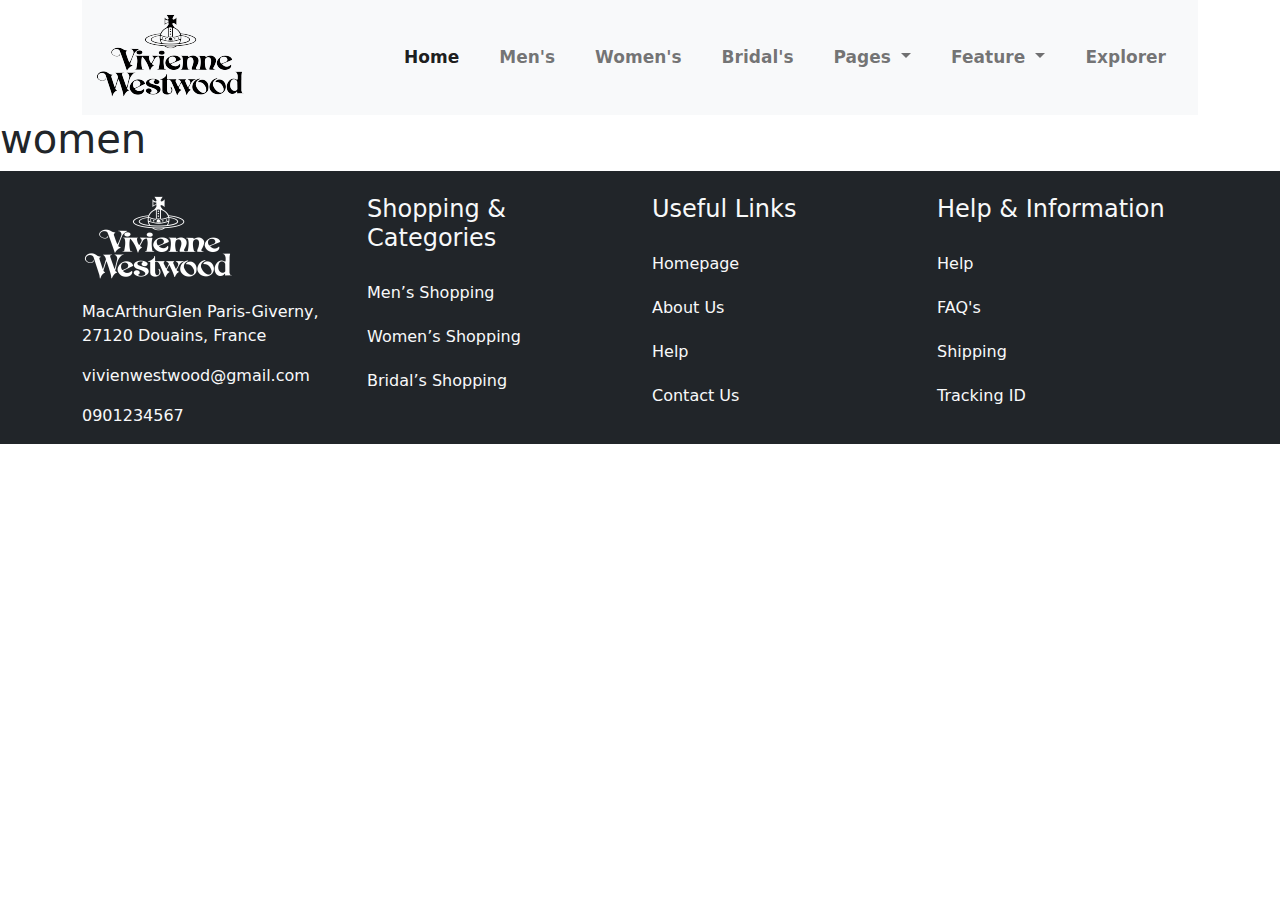
<file: women.html>
<!doctype html>
<html><!-- InstanceBegin template="/Templates/tam.dwt" codeOutsideHTMLIsLocked="false" -->
<head>
<meta charset="utf-8">
<meta name="viewport" content="width=device-width, initial-scale=1">
<!-- InstanceBeginEditable name="doctitle" -->
<title>hexa</title>
<!-- InstanceEndEditable -->
<link rel="stylesheet" href="css/all.min.css">
	<link rel="stylesheet" href="css/bootstrap.css">
	<link rel="stylesheet" href="css/style.css">
	<script src="js/bootstrap.bundle.min.js"></script>
	<link rel="icon" href="img/logo%20mini-01.jpg">
	<link rel="stylesheet" href="css/owl.carousel.css">
	<link rel="stylesheet" href="css/owl.theme.default.css">
<!-- InstanceBeginEditable name="head" -->
<!-- InstanceEndEditable -->
</head> 
<body>
	<div class="container">
	<nav class="navbar navbar-expand-lg bg-light">
  <div class="container">
    <a class="navbar-brand" href="home.html"><img src="img/logo-01-01.png"></a>
    <button class="navbar-toggler" type="button" data-bs-toggle="collapse" data-bs-target="#navbarSupportedContent" aria-controls="navbarSupportedContent" aria-expanded="false" aria-label="Toggle navigation">
      <span class="navbar-toggler-icon"></span>
    </button>
    <div class="collapse navbar-collapse" id="navbarSupportedContent">
      <ul class="navbar-nav ms-auto mb-2 mb-lg-0">
        <li class="nav-item">
          <a class="nav-link active" aria-current="page" href="index.html">Home</a>
        </li>
        <li class="nav-item">
          <a class="nav-link" href="men.html">Men's</a>
        </li>
		   <li class="nav-item">
          <a class="nav-link" href="women.html">Women's</a>
        </li>
		   <li class="nav-item">
          <a class="nav-link" href="#">Bridal's</a>
        </li>
        <li class="nav-item dropdown">
          <a class="nav-link dropdown-toggle" href="#" role="button" data-bs-toggle="dropdown" aria-expanded="false">
            Pages
          </a>
          <ul class="dropdown-menu">
            <li><a class="dropdown-item" href="#">About us</a></li>
            <li><a class="dropdown-item" href="#">Products</a></li>
            <li><a class="dropdown-item" href="#">Single product</a></li>
			  <li><a class="dropdown-item" href="#">Contact</a></li>
          </ul>
        </li>
		   <li class="nav-item dropdown">
          <a class="nav-link dropdown-toggle" href="#" role="button" data-bs-toggle="dropdown" aria-expanded="false">
           Feature
          </a>
          <ul class="dropdown-menu">
            <li><a class="dropdown-item" href="#">Feature 1</a></li>
            <li><a class="dropdown-item" href="#">Feature 2</a></li>
            <li><a class="dropdown-item" href="#">Feature 3</a></li>
			  <li><a class="dropdown-item" href="#">Feature 4</a></li>
          </ul>
        </li>
        <li class="nav-item">
          <a class="nav-link" href="explore.html">Explorer</a>
        </li>
      </ul>
    </div>
  </div>
</nav>
  </div>
	<!-- InstanceBeginEditable name="EditRegion1" -->
	<main>
	<h1>women</h1></main>
	<!-- InstanceEndEditable -->
<footer class="bg-dark text-light pt-4">
  <div class="container">
	<div class="row">
	<div class="col-lg-3">
		<a href="#"><img src="img/logo-white.png"></a>
		<p class="pt-3">MacArthurGlen Paris-Giverny, 27120 Douains, France</p>
		<p>vivienwestwood@gmail.com</p>
		<p>0901234567</p>
		</div>	
		<div class="col-lg-3">
			<h4>Shopping &amp; Categories</h4>
		<ul class="navbar-nav">
			<li class="nav-item"><a href="#" class="nav-link"></a>Men’s Shopping</li>
			<li class="nav-item"><a href="#" class="nav-link"></a>Women’s Shopping</li>
			<li class="nav-item"><a href="#" class="nav-link"></a>Bridal’s Shopping</li>
		</ul>	
		</div>
		<div class="col-lg-3">
			<h4>Useful Links</h4>
		<ul class="navbar-nav">
			<li class="nav-item"><a href="#" class="nav-link"></a>Homepage</li>
			<li class="nav-item"><a href="#" class="nav-link"></a>About Us</li>
			<li class="nav-item"><a href="#" class="nav-link"></a>Help</li>
			<li class="nav-item"><a href="#" class="nav-link"></a>Contact Us</li>
		</ul>	
		</div>
		<div class="col-lg-3">
			<h4>Help &amp; Information</h4>
		<ul class="navbar-nav">
			<li class="nav-item"><a href="#" class="nav-link"></a>Help</li>
			<li class="nav-item"><a href="#" class="nav-link"></a>FAQ's</li>
			<li class="nav-item"><a href="#" class="nav-link"></a>Shipping</li>
			<li class="nav-item"><a href="#" class="nav-link"></a>Tracking ID</li>
		</ul>	
		</div>
		</div>
	</div>	
	</footer>
	<script src="js/jquery-3.6.0.min.js"></script>
	<script src="js/owl.carousel.js"></script>
	<script src="js/control.js"></script>
</body>
<!-- InstanceEnd --></html>
</file>
<file: css/style.css>
@charset "utf-8";
/* CSS Document */
.navbar .navbar-nav .nav-item .nav-link{
	padding: 8px 20px; font-size: 17px; font-weight: 600; border-radius: 20px;
}
.navbar .navbar-nav .nav-item .nav-link:hover{
	background-color: cadetblue; color: white;
}
.navbar .navbar-nav .nav-item .dropdown-menu{
	padding-bottom: 0px;
	padding-top: 0px;
	background-color: cadetblue;
}
.navbar .navbar-nav .nav-item .dropdown-menu li{
	border-bottom: 2px dotted grey;
}
.navbar .navbar-nav .nav-item .dropdown-menu .dropdown-item{
	color: white; transition: all 0.7s;
}
.navbar .navbar-nav .nav-item .dropdown-menu .dropdown-item:hover{
	color: #666666; padding-left: 25px;
}
main{
	width: 100%;
}
footer .navbar-nav .nav-item .nav-link{
	padding: 10px;
}
footer .navbar-nav .nav-item .nav-link:hover{
	color: cadetblue;
}
@media(max-width:677px){
	footer{text-align: center}
}
#banner{
	width: 100%;
	min-height: 300px;
}
.banner-r{
	position: relative;
}
.cover{
	position: absolute; width: 90%; height: 90%; color: white; text-align: center; background-color: rgba(0,0,0,0.80); left: 5%; top: 5%; display: flex; flex-direction: column;justify-content: center;align-items: center;padding: 15px; transform: scale(0) rotateY(360deg);transition: all 1s;
}
.banner-r:hover .cover{
	transform: scale(1) rotateY(0deg)
}
.hinh{
	position: relative; overflow: hidden;
}
.icon{
	position: absolute; height: 45px; width: 80%; display: flex; justify-content: space-around;left: 10%; top: 110%; transition: all 0.8s;
}
.icon a{
	width: 45px; height: 45px; background-color: white; border-radius: 50%; display: flex; justify-content: center;align-items: center;text-decoration: none;color:black;
}
.icon a:hover{
	background-color: cadetblue;color: white;
}
.hinh:hover .icon{
	top:60%;
}
#sp-men .owl-nav { position:absolute; left:0px; top:30%; width:100%; }
#sp-men .owl-nav [class*='owl-'] {
	font-size:60px; /*background:rgba(255,255,255,.5);border:1px solid #fff; */ color: gray
}

#sp-men .owl-nav .owl-next{ position:absolute; right:-2%;}
#sp-men .owl-nav .owl-prev{ position:absolute; left:-2%;}
#sp-men .owl-nav [class*='owl-']:hover {
      background:none;border: none;
      color:cadetblue;
      text-decoration: none; }
#sp-women .owl-nav { position:absolute; left:0px; top:30%; width:100%; }
#sp-women .owl-nav [class*='owl-'] {
	font-size:60px; /*background:rgba(255,255,255,.5);border:1px solid #fff; */ color: gray
}

#sp-women .owl-nav .owl-next{ position:absolute; right:-2%;}
#sp-women .owl-nav .owl-prev{ position:absolute; left:-2%;}
#sp-women .owl-nav [class*='owl-']:hover {
      background:none;border: none;
      color:cadetblue;
      text-decoration: none; }
#sp-kid .owl-nav { position:absolute; left:0px; top:30%; width:100%; }
#sp-kid .owl-nav [class*='owl-'] {
	font-size:60px; /*background:rgba(255,255,255,.5);border:1px solid #fff; */ color: gray
}

#sp-kid .owl-nav .owl-next{ position:absolute; right:-2%;}
#sp-kid .owl-nav .owl-prev{ position:absolute; left:-2%;}
#sp-kid .owl-nav [class*='owl-']:hover {
      background:none;border: none;
      color:cadetblue;
      text-decoration: none; }
#product .explore{
	width:100%; height: 100%; padding: 15px; background-color: #EEEEEE; text-align: center; display: flex; flex-direction: column;
	justify-content: center;
}
#media .sp{
	position: relative; overflow: hidden;
}
#media .hinh-cover{
	position: absolute;width: 100%; height: 100%; background-color: rgba(0,0,0,0.80); color: white; left: 0; top:105% ;padding: 10px; display: flex; flex-direction: column;justify-content: flex-end; transition: all 1s;
}
#media .hinh-cover a{
	color:white
}
#media .hinh-cover a:hover{
	color: red;
}
#media .sp:hover .hinh-cover{
	top:0;
}
@media (max-width:667px){
	#media .hinh-cover{
		display: none
	}
}
#page-header{
	width: 100%; min-height: 400px; background: url("../img/explore.jpg"); background-repeat: no-repeat; background-size: cover;background-position: center top; display: flex;justify-content: center; align-items: center;
}
#page-header .caption{
	width: 30%; text-align: center; color: white;
}
#page-header .caption h1{
	font-size: 45px;
}
#about .social{
	width: 100%; height: 45px; display: flex;margin-top: 30px;
}
#about .box{
	height: 45px;width: 45px; background-color: black;border-radius: 50%; margin-right: 15px; display: flex; justify-content: center;align-items: center
}
#about .box a{
	color: white;
}
#about .box:hover{
	background-color: rgba(213,212,212,1.00)
}
#about .box:hover a{
	color: black
}
#intro img{
	width: 80%;
}
#slogan img{
	width: 80%;
}
#pd img{
	width: 100%
}
#pd button{
	background-color: white;
	color: black;
}
#pd button:hover{
	background-color: black;
	color: white;
}
</file>
